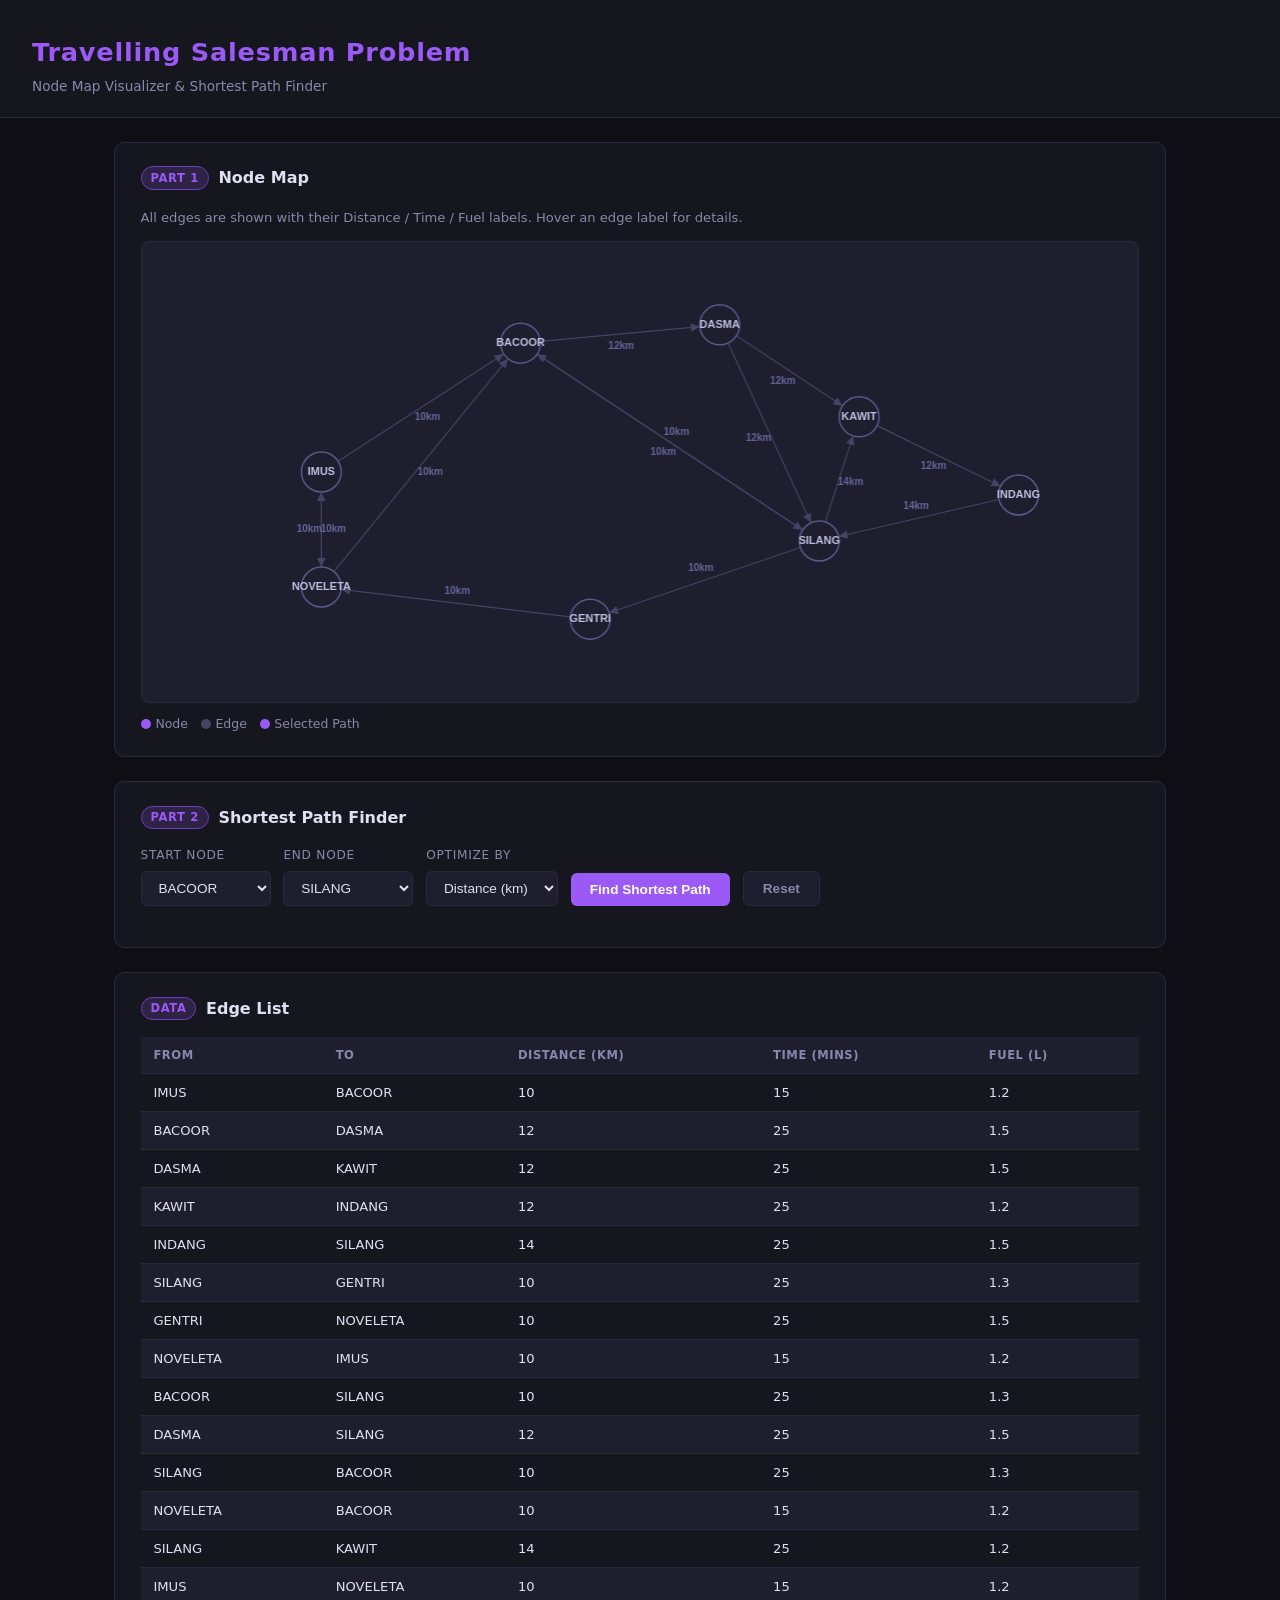
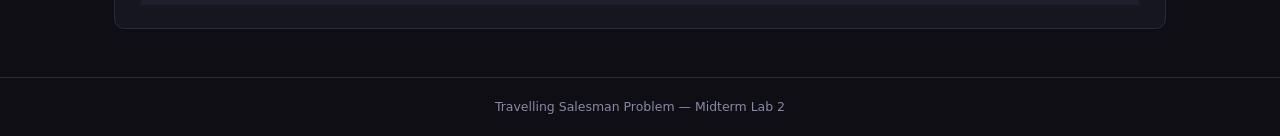
<file: MDITERM-LAB-WORK-2/index.html>
<!DOCTYPE html>
<html lang="en">
<head>
  <meta charset="UTF-8" />
  <meta name="viewport" content="width=device-width, initial-scale=1.0"/>
  <title>TSP – Node Map & Shortest Path</title>
  <link rel="stylesheet" href="style.css" />
</head>
<body>

  <header>
    <h1>Travelling Salesman Problem</h1>
    <p class="subtitle">Node Map Visualizer &amp; Shortest Path Finder</p>
  </header>

  <main>

    <!-- ── SECTION 1: Node Map ───────────────────────────────────── -->
    <section class="card" id="section-map">
      <h2><span class="pill">Part 1</span> Node Map</h2>
      <p class="hint">All edges are shown with their Distance / Time / Fuel labels. Hover an edge label for details.</p>
      <div class="canvas-wrap">
        <canvas id="graphCanvas"></canvas>
        <div id="tooltip" class="tooltip hidden"></div>
      </div>
      <div class="legend">
        <span class="dot" style="background:var(--node-color)"></span> Node &nbsp;
        <span class="dot" style="background:var(--edge-color)"></span> Edge &nbsp;
        <span class="dot" style="background:var(--accent)"></span> Selected Path
      </div>
    </section>

    <!-- ── SECTION 2: Shortest Path ─────────────────────────────── -->
    <section class="card" id="section-path">
      <h2><span class="pill">Part 2</span> Shortest Path Finder</h2>

      <div class="controls">
        <div class="field">
          <label for="startNode">Start Node</label>
          <select id="startNode"></select>
        </div>
        <div class="field">
          <label for="endNode">End Node</label>
          <select id="endNode"></select>
        </div>
        <div class="field">
          <label for="criteria">Optimize by</label>
          <select id="criteria">
            <option value="distance">Distance (km)</option>
            <option value="time">Time (mins)</option>
            <option value="fuel">Fuel (Liters)</option>
          </select>
        </div>
        <button id="findBtn">Find Shortest Path</button>
        <button id="resetBtn" class="secondary">Reset</button>
      </div>

      <!-- Result -->
      <div id="result" class="result hidden">
        <h3 id="result-title"></h3>
        <div class="path-row" id="path-display"></div>
        <div class="stats" id="stats-display"></div>
        <div class="steps-table-wrap">
          <table id="steps-table">
            <thead>
              <tr>
                <th>Step</th>
                <th>From</th>
                <th>To</th>
                <th>Distance (km)</th>
                <th>Time (mins)</th>
                <th>Fuel (L)</th>
              </tr>
            </thead>
            <tbody id="steps-body"></tbody>
            <tfoot id="steps-foot"></tfoot>
          </table>
        </div>
      </div>

      <div id="no-path" class="no-path hidden">
        <span>⚠ No path found between the selected nodes.</span>
      </div>
    </section>

    <!-- ── SECTION 3: Edge Table ─────────────────────────────────── -->
    <section class="card" id="section-table">
      <h2><span class="pill">Data</span> Edge List</h2>
      <div class="table-wrap">
        <table id="edgeTable">
          <thead>
            <tr>
              <th>From</th><th>To</th>
              <th>Distance (km)</th><th>Time (mins)</th><th>Fuel (L)</th>
            </tr>
          </thead>
          <tbody id="edgeBody"></tbody>
        </table>
      </div>
    </section>

  </main>

  <footer>
    <p>Travelling Salesman Problem &mdash; Midterm Lab 2</p>
  </footer>

  <script src="script.js"></script>
</body>
</html>
</file>
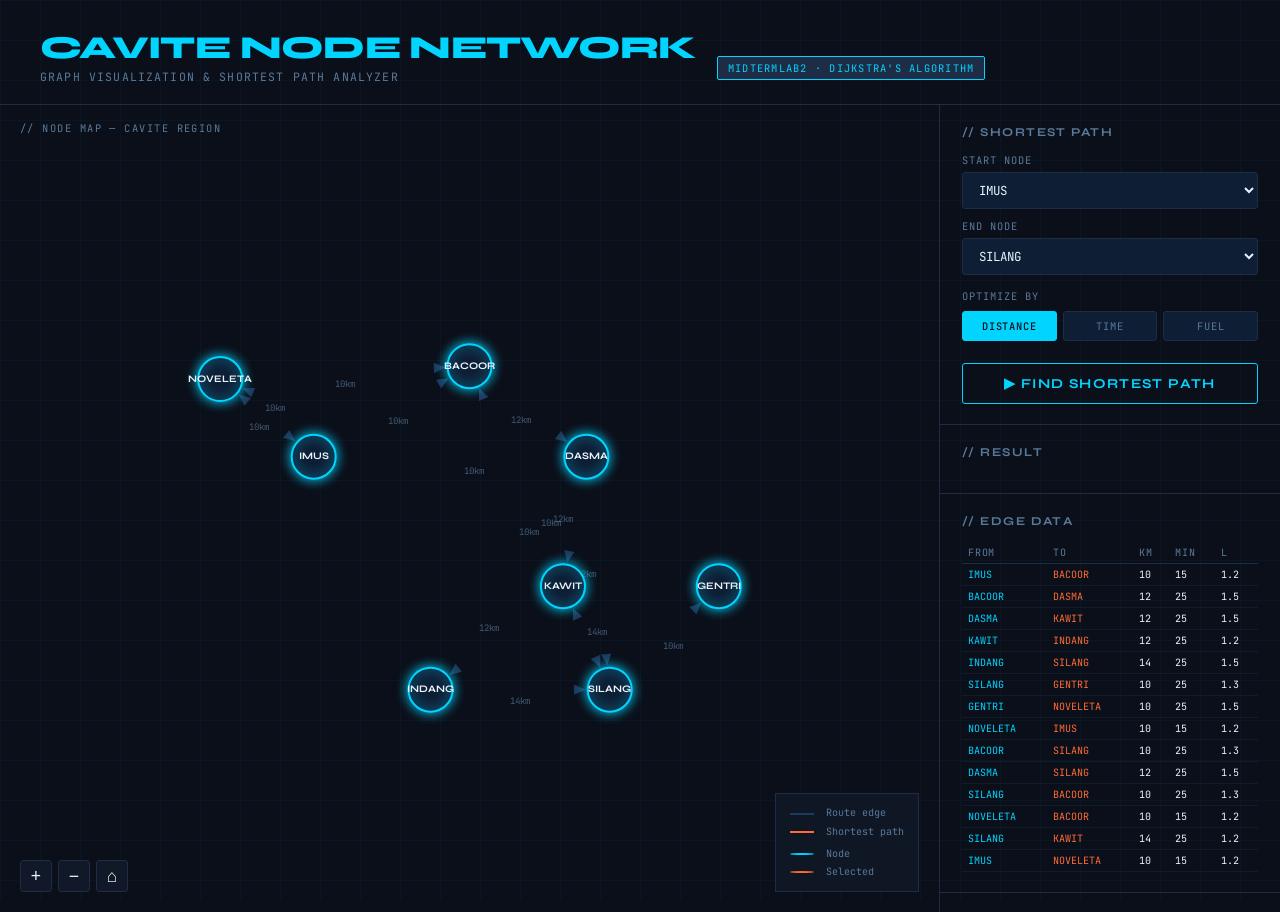
<file: MIDTERM-LAB-WORK-2/MidtermLab2-ANDAYA.html>
<!DOCTYPE html>
<html lang="en">
<head>
<meta charset="UTF-8">
<meta name="viewport" content="width=device-width, initial-scale=1.0">
<title>Cavite Node Network — MidtermLab2</title>
<style>
  @import url('https://fonts.googleapis.com/css2?family=Syne:wght@400;600;700;800&family=JetBrains+Mono:wght@300;400;500&display=swap');

  :root {
    --bg:        #0b0f1a;
    --surface:   #111827;
    --border:    #1e2d45;
    --accent:    #00d4ff;
    --accent2:   #ff6b35;
    --accent3:   #39ff14;
    --text:      #e8f4fd;
    --muted:     #5a7a9a;
    --node-fill: #0e1e35;
    --edge:      #1e3a5f;
    --highlight: #00d4ff;
    --path:      #ff6b35;
  }

  *, *::before, *::after { box-sizing: border-box; margin: 0; padding: 0; }

  body {
    background: var(--bg);
    color: var(--text);
    font-family: 'JetBrains Mono', monospace;
    min-height: 100vh;
    overflow-x: hidden;
  }

  /* ── Background grid ── */
  body::before {
    content: '';
    position: fixed; inset: 0;
    background-image:
      linear-gradient(rgba(0,212,255,.04) 1px, transparent 1px),
      linear-gradient(90deg, rgba(0,212,255,.04) 1px, transparent 1px);
    background-size: 40px 40px;
    pointer-events: none;
    z-index: 0;
  }

  header {
    position: relative; z-index: 1;
    padding: 28px 40px 20px;
    border-bottom: 1px solid var(--border);
    display: flex; align-items: flex-end; gap: 20px; flex-wrap: wrap;
  }

  .logo-block h1 {
    font-family: 'Syne', sans-serif;
    font-size: clamp(1.4rem, 3vw, 2rem);
    font-weight: 800;
    letter-spacing: -0.02em;
    color: var(--accent);
    text-transform: uppercase;
  }
  .logo-block p {
    font-size: .72rem;
    color: var(--muted);
    letter-spacing: .1em;
    text-transform: uppercase;
    margin-top: 2px;
  }

  .badge {
    background: var(--border);
    border: 1px solid var(--accent);
    color: var(--accent);
    font-size: .65rem;
    letter-spacing: .12em;
    padding: 4px 10px;
    border-radius: 2px;
    text-transform: uppercase;
    margin-bottom: 4px;
  }

  .main-layout {
    position: relative; z-index: 1;
    display: grid;
    grid-template-columns: 1fr 340px;
    gap: 0;
    height: calc(100vh - 93px);
  }

  /* ── Canvas area ── */
  .canvas-wrap {
    position: relative;
    border-right: 1px solid var(--border);
    overflow: hidden;
  }

  #graphCanvas {
    width: 100%;
    height: 100%;
    display: block;
    cursor: crosshair;
  }

  .canvas-label {
    position: absolute;
    top: 16px; left: 20px;
    font-size: .65rem;
    letter-spacing: .14em;
    color: var(--muted);
    text-transform: uppercase;
  }

  /* Zoom controls */
  .zoom-btns {
    position: absolute;
    bottom: 20px; left: 20px;
    display: flex; gap: 6px;
  }
  .zoom-btns button {
    background: var(--surface);
    border: 1px solid var(--border);
    color: var(--text);
    width: 32px; height: 32px;
    border-radius: 3px;
    font-size: 1.1rem;
    cursor: pointer;
    transition: border-color .2s;
  }
  .zoom-btns button:hover { border-color: var(--accent); color: var(--accent); }

  /* Legend */
  .legend {
    position: absolute;
    bottom: 20px; right: 20px;
    background: rgba(17,24,39,.85);
    border: 1px solid var(--border);
    padding: 10px 14px;
    font-size: .63rem;
    color: var(--muted);
    line-height: 1.8;
    backdrop-filter: blur(8px);
  }
  .legend span { display: inline-block; width: 24px; height: 2px; vertical-align: middle; margin-right: 6px; }
  .leg-edge { background: var(--edge); }
  .leg-path { background: var(--path); }
  .leg-node-std { background: var(--accent); border-radius: 50%; width: 8px; height: 8px; }
  .leg-node-sel { background: var(--accent2); border-radius: 50%; width: 8px; height: 8px; }

  /* ── Side panel ── */
  .side-panel {
    display: flex;
    flex-direction: column;
    overflow-y: auto;
    scrollbar-width: thin;
    scrollbar-color: var(--border) transparent;
  }

  .panel-section {
    padding: 20px 22px;
    border-bottom: 1px solid var(--border);
  }
  .panel-section h3 {
    font-family: 'Syne', sans-serif;
    font-size: .75rem;
    font-weight: 700;
    letter-spacing: .12em;
    text-transform: uppercase;
    color: var(--muted);
    margin-bottom: 14px;
  }

  /* Select dropdowns */
  .select-row { display: flex; flex-direction: column; gap: 10px; }
  .sel-group { display: flex; flex-direction: column; gap: 5px; }
  .sel-group label {
    font-size: .65rem;
    letter-spacing: .1em;
    color: var(--muted);
    text-transform: uppercase;
  }
  .sel-group select {
    background: var(--node-fill);
    border: 1px solid var(--border);
    color: var(--text);
    padding: 8px 12px;
    font-family: 'JetBrains Mono', monospace;
    font-size: .78rem;
    border-radius: 3px;
    outline: none;
    cursor: pointer;
    transition: border-color .2s;
  }
  .sel-group select:focus { border-color: var(--accent); }

  /* Criteria tabs */
  .criteria-tabs {
    display: flex; gap: 6px; margin-bottom: 14px;
  }
  .crit-btn {
    flex: 1;
    background: var(--node-fill);
    border: 1px solid var(--border);
    color: var(--muted);
    font-family: 'JetBrains Mono', monospace;
    font-size: .65rem;
    letter-spacing: .08em;
    text-transform: uppercase;
    padding: 7px 4px;
    border-radius: 3px;
    cursor: pointer;
    transition: all .2s;
  }
  .crit-btn.active {
    background: var(--accent);
    border-color: var(--accent);
    color: var(--bg);
    font-weight: 500;
  }
  .crit-btn:not(.active):hover { border-color: var(--accent); color: var(--accent); }

  /* Run button */
  .run-btn {
    width: 100%;
    background: transparent;
    border: 1px solid var(--accent);
    color: var(--accent);
    font-family: 'Syne', sans-serif;
    font-weight: 700;
    font-size: .85rem;
    letter-spacing: .1em;
    text-transform: uppercase;
    padding: 11px;
    border-radius: 3px;
    cursor: pointer;
    transition: all .25s;
    position: relative;
    overflow: hidden;
    margin-top: 8px;
  }
  .run-btn::before {
    content: '';
    position: absolute; inset: 0;
    background: var(--accent);
    transform: scaleX(0);
    transform-origin: left;
    transition: transform .25s;
    z-index: -1;
  }
  .run-btn:hover { color: var(--bg); }
  .run-btn:hover::before { transform: scaleX(1); }

  /* Result card */
  .result-card {
    background: var(--node-fill);
    border: 1px solid var(--border);
    border-radius: 4px;
    padding: 14px;
    font-size: .72rem;
    line-height: 1.7;
    display: none;
  }
  .result-card.visible { display: block; }

  .path-display {
    font-family: 'Syne', sans-serif;
    font-weight: 700;
    font-size: .95rem;
    color: var(--accent2);
    word-break: break-all;
    margin-bottom: 10px;
    letter-spacing: -.01em;
  }
  .arrow { color: var(--muted); }

  .stats-grid {
    display: grid;
    grid-template-columns: 1fr 1fr 1fr;
    gap: 6px;
    margin-top: 8px;
  }
  .stat-box {
    background: var(--bg);
    border: 1px solid var(--border);
    border-radius: 3px;
    padding: 8px 6px;
    text-align: center;
  }
  .stat-box .val {
    font-family: 'Syne', sans-serif;
    font-size: 1.05rem;
    font-weight: 800;
    color: var(--accent3);
  }
  .stat-box .lbl {
    font-size: .58rem;
    color: var(--muted);
    letter-spacing: .08em;
    text-transform: uppercase;
    margin-top: 1px;
  }

  .no-path {
    color: var(--accent2);
    font-family: 'Syne', sans-serif;
    font-size: .85rem;
  }

  /* All paths table */
  .all-paths {
    font-size: .66rem;
    color: var(--muted);
    line-height: 1.9;
  }
  .all-paths .path-row {
    display: flex;
    justify-content: space-between;
    padding: 4px 0;
    border-bottom: 1px solid rgba(30,45,69,.5);
  }
  .all-paths .path-row:last-child { border-bottom: none; }
  .all-paths .path-row .nodes { color: var(--text); }

  /* Edge table */
  .edge-table {
    width: 100%;
    border-collapse: collapse;
    font-size: .63rem;
  }
  .edge-table th {
    color: var(--muted);
    text-transform: uppercase;
    letter-spacing: .08em;
    text-align: left;
    padding: 4px 6px;
    border-bottom: 1px solid var(--border);
    font-weight: 400;
  }
  .edge-table td {
    padding: 4px 6px;
    border-bottom: 1px solid rgba(30,45,69,.4);
    color: var(--text);
  }
  .edge-table tr:hover td { background: rgba(0,212,255,.04); }
  .edge-table .from { color: var(--accent); }
  .edge-table .to   { color: var(--accent2); }

  /* Scrollbar */
  ::-webkit-scrollbar { width: 4px; }
  ::-webkit-scrollbar-track { background: transparent; }
  ::-webkit-scrollbar-thumb { background: var(--border); border-radius: 2px; }

  /* Tooltip */
  #tooltip {
    position: fixed;
    background: rgba(17,24,39,.97);
    border: 1px solid var(--accent);
    color: var(--text);
    font-size: .65rem;
    padding: 8px 12px;
    border-radius: 3px;
    pointer-events: none;
    display: none;
    z-index: 100;
    line-height: 1.7;
    max-width: 180px;
  }
  #tooltip.show { display: block; }
</style>
</head>
<body>

<header>
  <div class="logo-block">
    <h1>Cavite Node Network</h1>
    <p>Graph Visualization &amp; Shortest Path Analyzer</p>
  </div>
  <div class="badge">MidtermLab2 · Dijkstra's Algorithm</div>
</header>

<div class="main-layout">

  <!-- CANVAS -->
  <div class="canvas-wrap">
    <div class="canvas-label">// NODE MAP — CAVITE REGION</div>
    <canvas id="graphCanvas"></canvas>
    <div class="zoom-btns">
      <button id="zoomIn" title="Zoom In">+</button>
      <button id="zoomOut" title="Zoom Out">−</button>
      <button id="resetView" title="Reset">⌂</button>
    </div>
    <div class="legend">
      <div><span class="leg-edge" style="display:inline-block"></span> Route edge</div>
      <div><span class="leg-path" style="display:inline-block"></span> Shortest path</div>
      <div style="margin-top:4px;display:flex;align-items:center;gap:6px;"><span class="leg-node-std" style="display:inline-block"></span> Node</div>
      <div style="display:flex;align-items:center;gap:6px;"><span class="leg-node-sel" style="display:inline-block"></span> Selected</div>
    </div>
  </div>

  <!-- SIDE PANEL -->
  <div class="side-panel">

    <!-- Controls -->
    <div class="panel-section">
      <h3>// Shortest Path</h3>
      <div class="select-row">
        <div class="sel-group">
          <label>Start Node</label>
          <select id="startNode"></select>
        </div>
        <div class="sel-group">
          <label>End Node</label>
          <select id="endNode"></select>
        </div>
      </div>

      <div style="margin-top:14px;">
        <div style="font-size:.65rem;letter-spacing:.1em;color:var(--muted);text-transform:uppercase;margin-bottom:8px;">Optimize By</div>
        <div class="criteria-tabs">
          <button class="crit-btn active" data-crit="distance">Distance</button>
          <button class="crit-btn" data-crit="time">Time</button>
          <button class="crit-btn" data-crit="fuel">Fuel</button>
        </div>
      </div>

      <button class="run-btn" id="runBtn">▶ Find Shortest Path</button>
    </div>

    <!-- Result -->
    <div class="panel-section">
      <h3>// Result</h3>
      <div class="result-card" id="resultCard">
        <div class="path-display" id="pathDisplay"></div>
        <div class="stats-grid" id="statsGrid"></div>
      </div>
    </div>

    <!-- All-pairs summary -->
    <div class="panel-section" id="allPathsSection" style="display:none;">
      <h3>// All Paths (selected criteria)</h3>
      <div class="all-paths" id="allPaths"></div>
    </div>

    <!-- Edge table -->
    <div class="panel-section">
      <h3>// Edge Data</h3>
      <table class="edge-table">
        <thead>
          <tr>
            <th>From</th><th>To</th><th>km</th><th>min</th><th>L</th>
          </tr>
        </thead>
        <tbody id="edgeTbody"></tbody>
      </table>
    </div>

  </div>
</div>

<div id="tooltip"></div>

<script>
// ═══════════════════════════════════════════
//  DATA
// ═══════════════════════════════════════════
const edges = [
  {from:"IMUS",     to:"BACOOR",   distance:10, time:15, fuel:1.2},
  {from:"BACOOR",   to:"DASMA",    distance:12, time:25, fuel:1.5},
  {from:"DASMA",    to:"KAWIT",    distance:12, time:25, fuel:1.5},
  {from:"KAWIT",    to:"INDANG",   distance:12, time:25, fuel:1.2},
  {from:"INDANG",   to:"SILANG",   distance:14, time:25, fuel:1.5},
  {from:"SILANG",   to:"GENTRI",   distance:10, time:25, fuel:1.3},
  {from:"GENTRI",   to:"NOVELETA", distance:10, time:25, fuel:1.5},
  {from:"NOVELETA", to:"IMUS",     distance:10, time:15, fuel:1.2},
  {from:"BACOOR",   to:"SILANG",   distance:10, time:25, fuel:1.3},
  {from:"DASMA",    to:"SILANG",   distance:12, time:25, fuel:1.5},
  {from:"SILANG",   to:"BACOOR",   distance:10, time:25, fuel:1.3},
  {from:"NOVELETA", to:"BACOOR",   distance:10, time:15, fuel:1.2},
  {from:"SILANG",   to:"KAWIT",    distance:14, time:25, fuel:1.2},
  {from:"IMUS",     to:"NOVELETA", distance:10, time:15, fuel:1.2},
];

const nodeNames = [...new Set(edges.flatMap(e => [e.from, e.to]))];

// Node positions (hand-tuned for clarity, relative 0-1)
const nodePos = {
  IMUS:     {x:.30, y:.42},
  BACOOR:   {x:.50, y:.28},
  DASMA:    {x:.65, y:.42},
  KAWIT:    {x:.62, y:.62},
  INDANG:   {x:.45, y:.78},
  SILANG:   {x:.68, y:.78},
  GENTRI:   {x:.82, y:.62},
  NOVELETA: {x:.18, y:.30},
};

// ═══════════════════════════════════════════
//  BUILD GRAPH (adjacency list)
// ═══════════════════════════════════════════
function buildGraph() {
  const g = {};
  nodeNames.forEach(n => g[n] = []);
  edges.forEach(e => {
    g[e.from].push({node: e.to, distance: e.distance, time: e.time, fuel: e.fuel});
  });
  return g;
}
const graph = buildGraph();

// ═══════════════════════════════════════════
//  DIJKSTRA
// ═══════════════════════════════════════════
function dijkstra(start, end, criterion) {
  const dist = {};
  const prev = {};
  const visited = new Set();

  nodeNames.forEach(n => { dist[n] = Infinity; prev[n] = null; });
  dist[start] = 0;

  const pq = [{node: start, cost: 0}];

  while (pq.length) {
    pq.sort((a, b) => a.cost - b.cost);
    const {node: u} = pq.shift();
    if (visited.has(u)) continue;
    visited.add(u);
    if (u === end) break;

    for (const nb of (graph[u] || [])) {
      const newCost = dist[u] + nb[criterion];
      if (newCost < dist[nb.node]) {
        dist[nb.node] = newCost;
        prev[nb.node] = u;
        pq.push({node: nb.node, cost: newCost});
      }
    }
  }

  if (dist[end] === Infinity) return null;

  const path = [];
  let cur = end;
  while (cur) { path.unshift(cur); cur = prev[cur]; }

  // Calculate all three totals along actual path
  let totalDist = 0, totalTime = 0, totalFuel = 0;
  for (let i = 0; i < path.length - 1; i++) {
    const from = path[i], to = path[i+1];
    const edge = edges.find(e => e.from === from && e.to === to);
    if (edge) {
      totalDist += edge.distance;
      totalTime += edge.time;
      totalFuel += edge.fuel;
    }
  }

  return { path, totalDist, totalTime, totalFuel };
}

// ═══════════════════════════════════════════
//  CANVAS
// ═══════════════════════════════════════════
const canvas = document.getElementById('graphCanvas');
const ctx = canvas.getContext('2d');

let scale = 1;
let offsetX = 0, offsetY = 0;
let pathEdges = new Set(); // set of "FROM→TO" strings for highlighted path
let selectedNodes = new Set();

function resizeCanvas() {
  const wrap = canvas.parentElement;
  canvas.width = wrap.clientWidth;
  canvas.height = wrap.clientHeight;
  drawGraph();
}

function worldToScreen(xRel, yRel) {
  const w = canvas.width, h = canvas.height;
  const pad = 80;
  const bx = pad + (xRel * (w - pad*2)) * scale + offsetX;
  const by = pad + (yRel * (h - pad*2)) * scale + offsetY;
  return {x: bx, y: by};
}

function drawArrow(x1, y1, x2, y2, r) {
  const angle = Math.atan2(y2-y1, x2-x1);
  const tx = x2 - Math.cos(angle) * (r + 4);
  const ty = y2 - Math.sin(angle) * (r + 4);
  ctx.lineTo(tx, ty);
  // arrow head
  ctx.save();
  ctx.translate(tx, ty);
  ctx.rotate(angle);
  ctx.beginPath();
  ctx.moveTo(0, 0);
  ctx.lineTo(-9, -4);
  ctx.lineTo(-9,  4);
  ctx.closePath();
  ctx.fill();
  ctx.restore();
}

function drawGraph() {
  ctx.clearRect(0, 0, canvas.width, canvas.height);

  const R = 22 * scale;

  // Compute screen positions
  const sPos = {};
  nodeNames.forEach(n => {
    sPos[n] = worldToScreen(nodePos[n].x, nodePos[n].y);
  });

  // ── Draw edges ──
  edges.forEach(e => {
    const key = `${e.from}→${e.to}`;
    const isPath = pathEdges.has(key);

    const p1 = sPos[e.from];
    const p2 = sPos[e.to];

    ctx.save();
    if (isPath) {
      ctx.strokeStyle = '#ff6b35';
      ctx.lineWidth = 3.5 * scale;
      ctx.shadowColor = '#ff6b35';
      ctx.shadowBlur = 12;
    } else {
      ctx.strokeStyle = '#1e3a5f';
      ctx.lineWidth = 1.5 * scale;
      ctx.shadowBlur = 0;
    }
    ctx.fillStyle = isPath ? '#ff6b35' : '#1e3a5f';

    ctx.beginPath();
    ctx.moveTo(p1.x, p1.y);
    drawArrow(p1.x, p1.y, p2.x, p2.y, R);
    ctx.stroke();
    ctx.fill();
    ctx.restore();

    // Edge label (midpoint)
    const mx = (p1.x + p2.x) / 2;
    const my = (p1.y + p2.y) / 2;
    const angle = Math.atan2(p2.y - p1.y, p2.x - p1.x);
    const perp = angle + Math.PI/2;
    const offset = 12 * scale;
    const lx = mx + Math.cos(perp) * offset;
    const ly = my + Math.sin(perp) * offset;

    if (scale > 0.6) {
      ctx.save();
      ctx.font = `${Math.floor(9.5*scale)}px JetBrains Mono, monospace`;
      ctx.fillStyle = isPath ? 'rgba(255,107,53,.9)' : 'rgba(90,122,154,.7)';
      ctx.textAlign = 'center';
      ctx.textBaseline = 'middle';
      ctx.fillText(`${e.distance}km`, lx, ly);
      ctx.restore();
    }
  });

  // ── Draw nodes ──
  nodeNames.forEach(n => {
    const {x, y} = sPos[n];
    const isSelected = selectedNodes.has(n);

    // Glow
    ctx.save();
    ctx.shadowColor = isSelected ? '#ff6b35' : '#00d4ff';
    ctx.shadowBlur = isSelected ? 20 : 12;

    // Circle
    ctx.beginPath();
    ctx.arc(x, y, R, 0, Math.PI*2);
    ctx.fillStyle = isSelected ? '#1a1000' : '#0e1e35';
    ctx.fill();
    ctx.strokeStyle = isSelected ? '#ff6b35' : '#00d4ff';
    ctx.lineWidth = 2 * scale;
    ctx.stroke();
    ctx.restore();

    // Label
    ctx.save();
    ctx.font = `bold ${Math.floor(10*scale)}px Syne, sans-serif`;
    ctx.fillStyle = isSelected ? '#ff6b35' : '#e8f4fd';
    ctx.textAlign = 'center';
    ctx.textBaseline = 'middle';
    ctx.fillText(n, x, y);
    ctx.restore();
  });
}

// ═══════════════════════════════════════════
//  POPULATE UI
// ═══════════════════════════════════════════
function populateSelects() {
  const s = document.getElementById('startNode');
  const e = document.getElementById('endNode');
  nodeNames.forEach(n => {
    s.innerHTML += `<option value="${n}">${n}</option>`;
    e.innerHTML += `<option value="${n}">${n}</option>`;
  });
  e.value = 'SILANG';

  // Edge table
  const tbody = document.getElementById('edgeTbody');
  edges.forEach(ed => {
    tbody.innerHTML += `<tr>
      <td class="from">${ed.from}</td>
      <td class="to">${ed.to}</td>
      <td>${ed.distance}</td>
      <td>${ed.time}</td>
      <td>${ed.fuel.toFixed(1)}</td>
    </tr>`;
  });
}

// ═══════════════════════════════════════════
//  CRITERIA TABS
// ═══════════════════════════════════════════
let activeCriterion = 'distance';
document.querySelectorAll('.crit-btn').forEach(btn => {
  btn.addEventListener('click', () => {
    document.querySelectorAll('.crit-btn').forEach(b => b.classList.remove('active'));
    btn.classList.add('active');
    activeCriterion = btn.dataset.crit;
  });
});

// ═══════════════════════════════════════════
//  RUN DIJKSTRA
// ═══════════════════════════════════════════
document.getElementById('runBtn').addEventListener('click', () => {
  const start = document.getElementById('startNode').value;
  const end   = document.getElementById('endNode').value;

  if (start === end) {
    showResult(null, start, end);
    return;
  }

  const result = dijkstra(start, end, activeCriterion);
  showResult(result, start, end);

  // Highlight
  pathEdges = new Set();
  selectedNodes = new Set([start, end]);
  if (result) {
    for (let i = 0; i < result.path.length - 1; i++) {
      pathEdges.add(`${result.path[i]}→${result.path[i+1]}`);
      selectedNodes.add(result.path[i]);
      selectedNodes.add(result.path[i+1]);
    }
  }
  drawGraph();
});

function showResult(result, start, end) {
  const card = document.getElementById('resultCard');
  card.classList.add('visible');

  if (!result || start === end) {
    document.getElementById('pathDisplay').innerHTML =
      `<span class="no-path">${start === end ? 'Start and end are the same.' : 'No path found.'}</span>`;
    document.getElementById('statsGrid').innerHTML = '';
    return;
  }

  const pathStr = result.path.map((n, i) =>
    i < result.path.length - 1
      ? `<span style="color:var(--accent2)">${n}</span><span class="arrow"> → </span>`
      : `<span style="color:var(--accent2)">${n}</span>`
  ).join('');

  document.getElementById('pathDisplay').innerHTML = pathStr;
  document.getElementById('statsGrid').innerHTML = `
    <div class="stat-box">
      <div class="val">${result.totalDist} km</div>
      <div class="lbl">Distance</div>
    </div>
    <div class="stat-box">
      <div class="val">${result.totalTime} min</div>
      <div class="lbl">Time</div>
    </div>
    <div class="stat-box">
      <div class="val">${result.totalFuel.toFixed(1)} L</div>
      <div class="lbl">Fuel</div>
    </div>
  `;

  // Console output (for verification)
  console.log(`\n=== Shortest Path (${activeCriterion}) ===`);
  console.log(`From: ${start} → To: ${end}`);
  console.log(`Path: ${result.path.join(' → ')}`);
  console.log(`Total Distance: ${result.totalDist} km`);
  console.log(`Total Time:     ${result.totalTime} mins`);
  console.log(`Total Fuel:     ${result.totalFuel.toFixed(1)} Liters`);
}

// ═══════════════════════════════════════════
//  TOOLTIP ON HOVER
// ═══════════════════════════════════════════
const tooltip = document.getElementById('tooltip');

canvas.addEventListener('mousemove', (e) => {
  const rect = canvas.getBoundingClientRect();
  const mx = e.clientX - rect.left;
  const my = e.clientY - rect.top;
  const R = 22 * scale;

  const sPos = {};
  nodeNames.forEach(n => {
    sPos[n] = worldToScreen(nodePos[n].x, nodePos[n].y);
  });

  // Check node hover
  let hovered = null;
  for (const n of nodeNames) {
    const {x, y} = sPos[n];
    if (Math.hypot(mx - x, my - y) < R + 4) { hovered = n; break; }
  }

  if (hovered) {
    const outs = edges.filter(ed => ed.from === hovered);
    const ins  = edges.filter(ed => ed.to   === hovered);
    tooltip.innerHTML = `
      <strong style="color:var(--accent)">${hovered}</strong><br>
      Out-edges: ${outs.length} | In-edges: ${ins.length}
      ${outs.map(ed => `<br><span style="color:var(--muted)">→ ${ed.to}:</span> ${ed.distance}km / ${ed.time}min / ${ed.fuel}L`).join('')}
    `;
    tooltip.classList.add('show');
    tooltip.style.left = (e.clientX + 14) + 'px';
    tooltip.style.top  = (e.clientY - 10) + 'px';
  } else {
    // Check edge hover
    let hovEdge = null;
    for (const ed of edges) {
      const p1 = sPos[ed.from], p2 = sPos[ed.to];
      const dist = pointToSegmentDist(mx, my, p1.x, p1.y, p2.x, p2.y);
      if (dist < 7) { hovEdge = ed; break; }
    }
    if (hovEdge) {
      tooltip.innerHTML = `
        <span style="color:var(--accent)">${hovEdge.from}</span> → <span style="color:var(--accent2)">${hovEdge.to}</span><br>
        📍 ${hovEdge.distance} km &nbsp;⏱ ${hovEdge.time} min &nbsp;⛽ ${hovEdge.fuel} L
      `;
      tooltip.classList.add('show');
      tooltip.style.left = (e.clientX + 14) + 'px';
      tooltip.style.top  = (e.clientY - 10) + 'px';
    } else {
      tooltip.classList.remove('show');
    }
  }
});

canvas.addEventListener('mouseleave', () => tooltip.classList.remove('show'));

function pointToSegmentDist(px, py, ax, ay, bx, by) {
  const dx = bx-ax, dy = by-ay;
  const t = Math.max(0, Math.min(1, ((px-ax)*dx + (py-ay)*dy) / (dx*dx + dy*dy)));
  return Math.hypot(px - (ax+t*dx), py - (ay+t*dy));
}

// ═══════════════════════════════════════════
//  ZOOM
// ═══════════════════════════════════════════
document.getElementById('zoomIn').addEventListener('click', () => { scale = Math.min(scale * 1.25, 3); drawGraph(); });
document.getElementById('zoomOut').addEventListener('click', () => { scale = Math.max(scale / 1.25, 0.3); drawGraph(); });
document.getElementById('resetView').addEventListener('click', () => { scale = 1; offsetX = 0; offsetY = 0; drawGraph(); });

// Pan
let panning = false, panStart = {};
canvas.addEventListener('mousedown', e => { panning = true; panStart = {x: e.clientX - offsetX, y: e.clientY - offsetY}; canvas.style.cursor='grabbing'; });
canvas.addEventListener('mousemove', e => { if (!panning) return; offsetX = e.clientX - panStart.x; offsetY = e.clientY - panStart.y; drawGraph(); });
canvas.addEventListener('mouseup', () => { panning = false; canvas.style.cursor='crosshair'; });
canvas.addEventListener('wheel', e => {
  e.preventDefault();
  const delta = e.deltaY < 0 ? 1.1 : 0.9;
  scale = Math.max(0.3, Math.min(3, scale * delta));
  drawGraph();
}, {passive: false});

// ═══════════════════════════════════════════
//  INIT
// ═══════════════════════════════════════════
window.addEventListener('resize', resizeCanvas);
populateSelects();
resizeCanvas();
</script>
</body>
</html>
</file>
<file: MDITERM-LAB-WORK-2/style.css>
/* ── Reset & Variables ───────────────────────────────────────── */
*, *::before, *::after { box-sizing: border-box; margin: 0; padding: 0; }

:root {
  --bg:          #0e0e14;
  --surface:     #16161f;
  --surface2:    #1e1e2e;
  --border:      #2a2a3d;
  --accent:      #9b59f5;
  --accent-dim:  #6c3dbf;
  --accent-glow: rgba(155,89,245,.18);
  --text:        #e0e0f0;
  --text-muted:  #8888aa;
  --node-color:  #9b59f5;
  --edge-color:  #444466;
  --success:     #4adec5;
  --warning:     #fbbf24;

  --radius: 10px;
  --font:   'Segoe UI', system-ui, sans-serif;
}

body {
  background: var(--bg);
  color: var(--text);
  font-family: var(--font);
  font-size: 14px;
  line-height: 1.6;
  min-height: 100vh;
}

/* ── Header ─────────────────────────────────────────────────── */
header {
  padding: 2rem 2rem 1.2rem;
  border-bottom: 1px solid var(--border);
  background: var(--surface);
}
header h1 {
  font-size: 1.6rem;
  font-weight: 700;
  color: var(--accent);
  letter-spacing: .03em;
}
header .subtitle {
  color: var(--text-muted);
  font-size: .85rem;
  margin-top: .2rem;
}

/* ── Main Layout ─────────────────────────────────────────────── */
main {
  max-width: 1100px;
  margin: 0 auto;
  padding: 1.5rem 1.5rem 3rem;
  display: flex;
  flex-direction: column;
  gap: 1.5rem;
}

/* ── Card ────────────────────────────────────────────────────── */
.card {
  background: var(--surface);
  border: 1px solid var(--border);
  border-radius: var(--radius);
  padding: 1.4rem 1.6rem;
}
.card h2 {
  font-size: 1rem;
  font-weight: 600;
  color: var(--text);
  margin-bottom: 1rem;
  display: flex;
  align-items: center;
  gap: .6rem;
}
.pill {
  background: var(--accent-glow);
  color: var(--accent);
  border: 1px solid var(--accent-dim);
  border-radius: 20px;
  padding: .1rem .55rem;
  font-size: .72rem;
  font-weight: 600;
  letter-spacing: .06em;
  text-transform: uppercase;
}

/* ── Canvas / Graph ──────────────────────────────────────────── */
.hint {
  color: var(--text-muted);
  font-size: .82rem;
  margin-bottom: .8rem;
}
.canvas-wrap {
  position: relative;
  background: var(--surface2);
  border: 1px solid var(--border);
  border-radius: 8px;
  overflow: hidden;
}
#graphCanvas {
  display: block;
  width: 100%;
  height: 460px;
}
.legend {
  margin-top: .7rem;
  font-size: .78rem;
  color: var(--text-muted);
  display: flex;
  align-items: center;
  gap: .3rem;
}
.dot {
  display: inline-block;
  width: 10px; height: 10px;
  border-radius: 50%;
}

/* ── Tooltip ─────────────────────────────────────────────────── */
.tooltip {
  position: absolute;
  background: #1a1a2e;
  border: 1px solid var(--accent-dim);
  border-radius: 6px;
  padding: .45rem .7rem;
  font-size: .78rem;
  color: var(--text);
  pointer-events: none;
  white-space: nowrap;
  box-shadow: 0 4px 16px rgba(0,0,0,.5);
  z-index: 10;
}
.tooltip.hidden { display: none; }

/* ── Controls ────────────────────────────────────────────────── */
.controls {
  display: flex;
  flex-wrap: wrap;
  gap: .8rem;
  align-items: flex-end;
  margin-bottom: 1.2rem;
}
.field {
  display: flex;
  flex-direction: column;
  gap: .3rem;
}
.field label {
  font-size: .76rem;
  color: var(--text-muted);
  text-transform: uppercase;
  letter-spacing: .06em;
}
select {
  background: var(--surface2);
  color: var(--text);
  border: 1px solid var(--border);
  border-radius: 6px;
  padding: .5rem .8rem;
  font-size: .85rem;
  cursor: pointer;
  min-width: 130px;
  outline: none;
  transition: border-color .2s;
}
select:focus { border-color: var(--accent); }

button {
  padding: .55rem 1.2rem;
  border-radius: 6px;
  border: none;
  cursor: pointer;
  font-size: .85rem;
  font-weight: 600;
  transition: background .2s, transform .1s;
}
button:active { transform: scale(.97); }
#findBtn {
  background: var(--accent);
  color: #fff;
  align-self: flex-end;
}
#findBtn:hover { background: #7e3fdf; }
button.secondary {
  background: var(--surface2);
  color: var(--text-muted);
  border: 1px solid var(--border);
  align-self: flex-end;
}
button.secondary:hover { background: var(--border); color: var(--text); }

/* ── Result ──────────────────────────────────────────────────── */
.result { animation: fadeIn .3s ease; }
.result.hidden, .no-path.hidden { display: none; }

@keyframes fadeIn {
  from { opacity: 0; transform: translateY(6px); }
  to   { opacity: 1; transform: translateY(0); }
}

.result h3 {
  font-size: .95rem;
  color: var(--accent);
  margin-bottom: .8rem;
}

/* Path arrow row */
.path-row {
  display: flex;
  flex-wrap: wrap;
  align-items: center;
  gap: .3rem;
  margin-bottom: 1rem;
}
.path-node {
  background: var(--accent-glow);
  border: 1px solid var(--accent-dim);
  color: var(--accent);
  border-radius: 6px;
  padding: .25rem .65rem;
  font-size: .82rem;
  font-weight: 600;
}
.path-arrow {
  color: var(--text-muted);
  font-size: .85rem;
}

/* Stats chips */
.stats {
  display: flex;
  flex-wrap: wrap;
  gap: .6rem;
  margin-bottom: 1.2rem;
}
.stat-chip {
  background: var(--surface2);
  border: 1px solid var(--border);
  border-radius: 8px;
  padding: .4rem .9rem;
  font-size: .82rem;
}
.stat-chip .label { color: var(--text-muted); margin-right: .3rem; }
.stat-chip .value { color: var(--success); font-weight: 700; }
.stat-chip.highlight { border-color: var(--accent); }
.stat-chip.highlight .value { color: var(--accent); }

/* Steps table */
.steps-table-wrap { overflow-x: auto; }
table {
  width: 100%;
  border-collapse: collapse;
  font-size: .82rem;
}
thead th {
  background: var(--surface2);
  color: var(--text-muted);
  font-weight: 600;
  text-transform: uppercase;
  font-size: .72rem;
  letter-spacing: .05em;
  padding: .55rem .8rem;
  text-align: left;
  border-bottom: 1px solid var(--border);
}
tbody tr { border-bottom: 1px solid var(--border); }
tbody tr:last-child { border-bottom: none; }
tbody td {
  padding: .5rem .8rem;
  color: var(--text);
}
tbody tr:hover td { background: var(--surface2); }
tfoot td {
  padding: .5rem .8rem;
  font-weight: 700;
  color: var(--accent);
  border-top: 1px solid var(--accent-dim);
  background: var(--surface2);
}

/* No path */
.no-path {
  background: rgba(251,191,36,.08);
  border: 1px solid rgba(251,191,36,.3);
  color: var(--warning);
  border-radius: 8px;
  padding: .8rem 1rem;
  font-size: .85rem;
}

/* ── Edge Table ──────────────────────────────────────────────── */
.table-wrap { overflow-x: auto; }
#edgeTable tbody tr:nth-child(even) td { background: var(--surface2); }

/* ── Footer ──────────────────────────────────────────────────── */
footer {
  text-align: center;
  padding: 1.2rem;
  border-top: 1px solid var(--border);
  color: var(--text-muted);
  font-size: .78rem;
}

/* ── Responsive ──────────────────────────────────────────────── */
@media (max-width: 600px) {
  main { padding: 1rem; }
  .controls { flex-direction: column; align-items: stretch; }
  select, button { width: 100%; }
}
</file>
